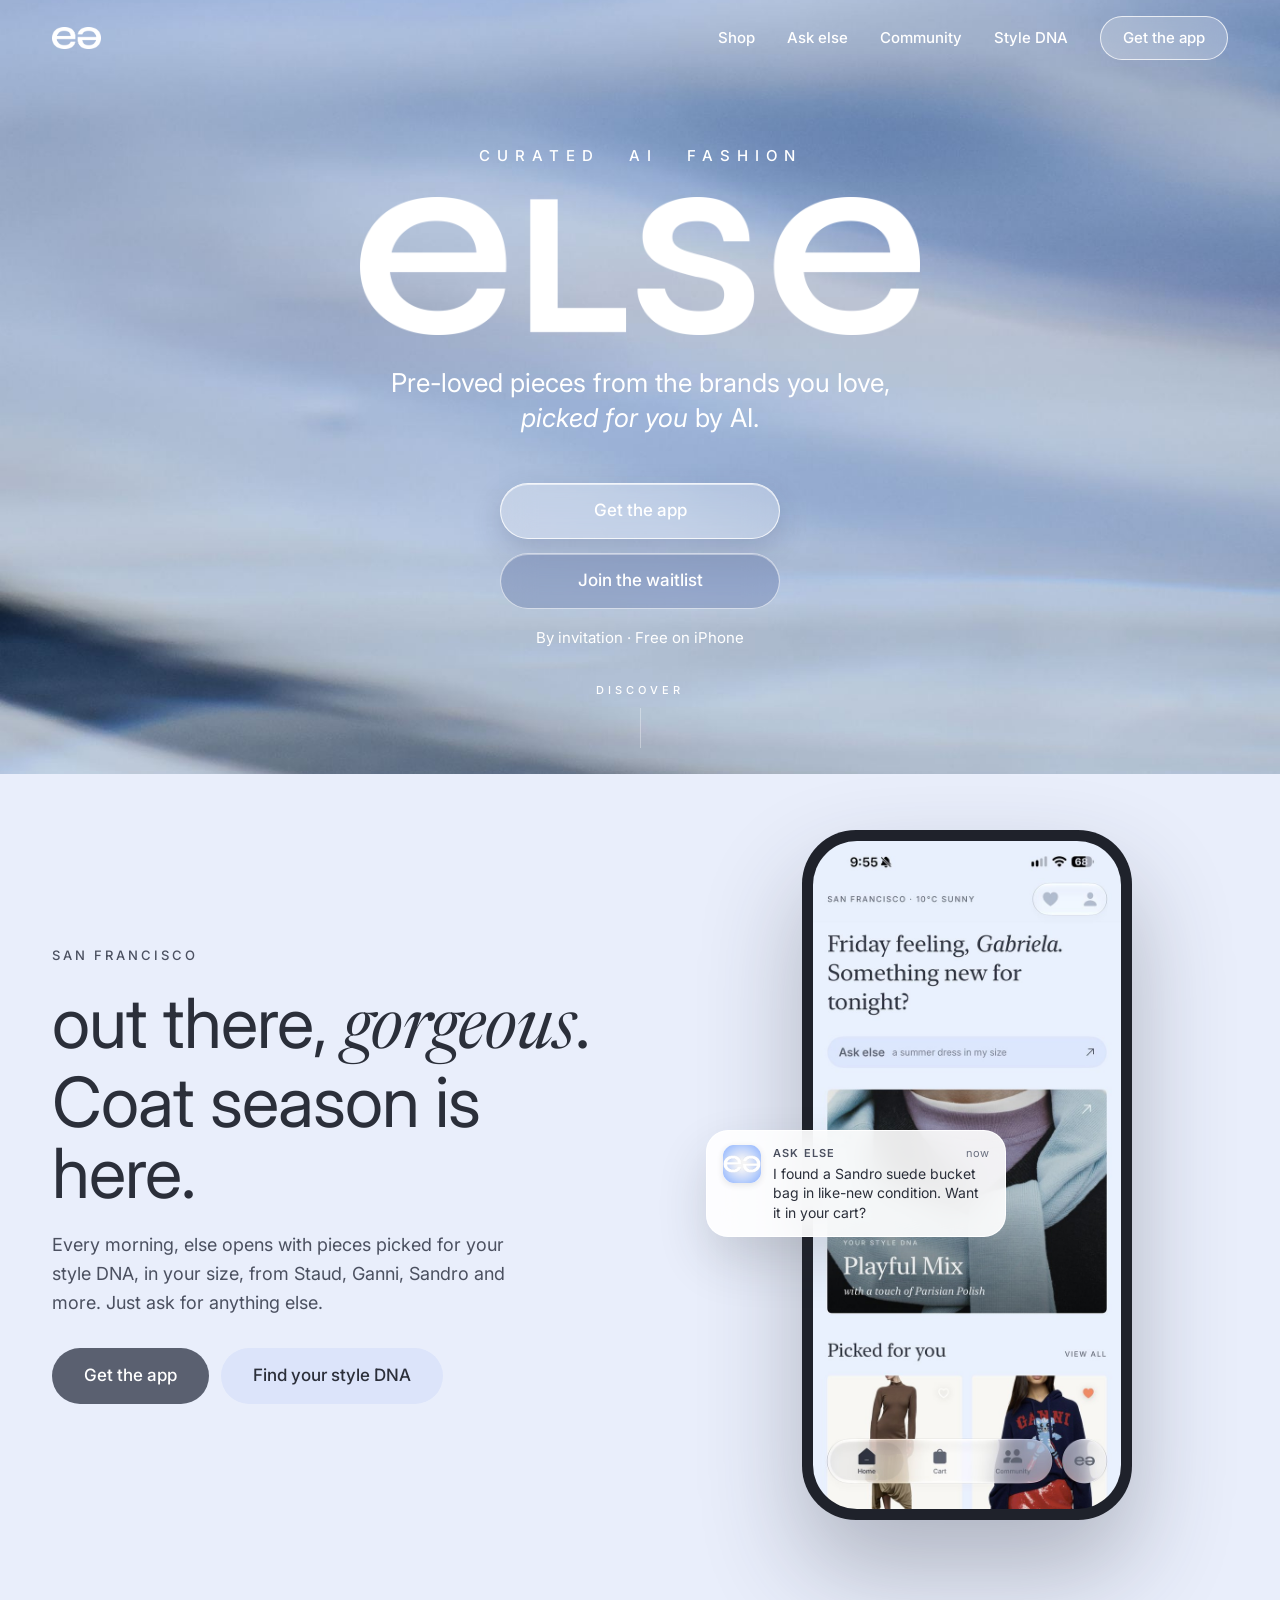
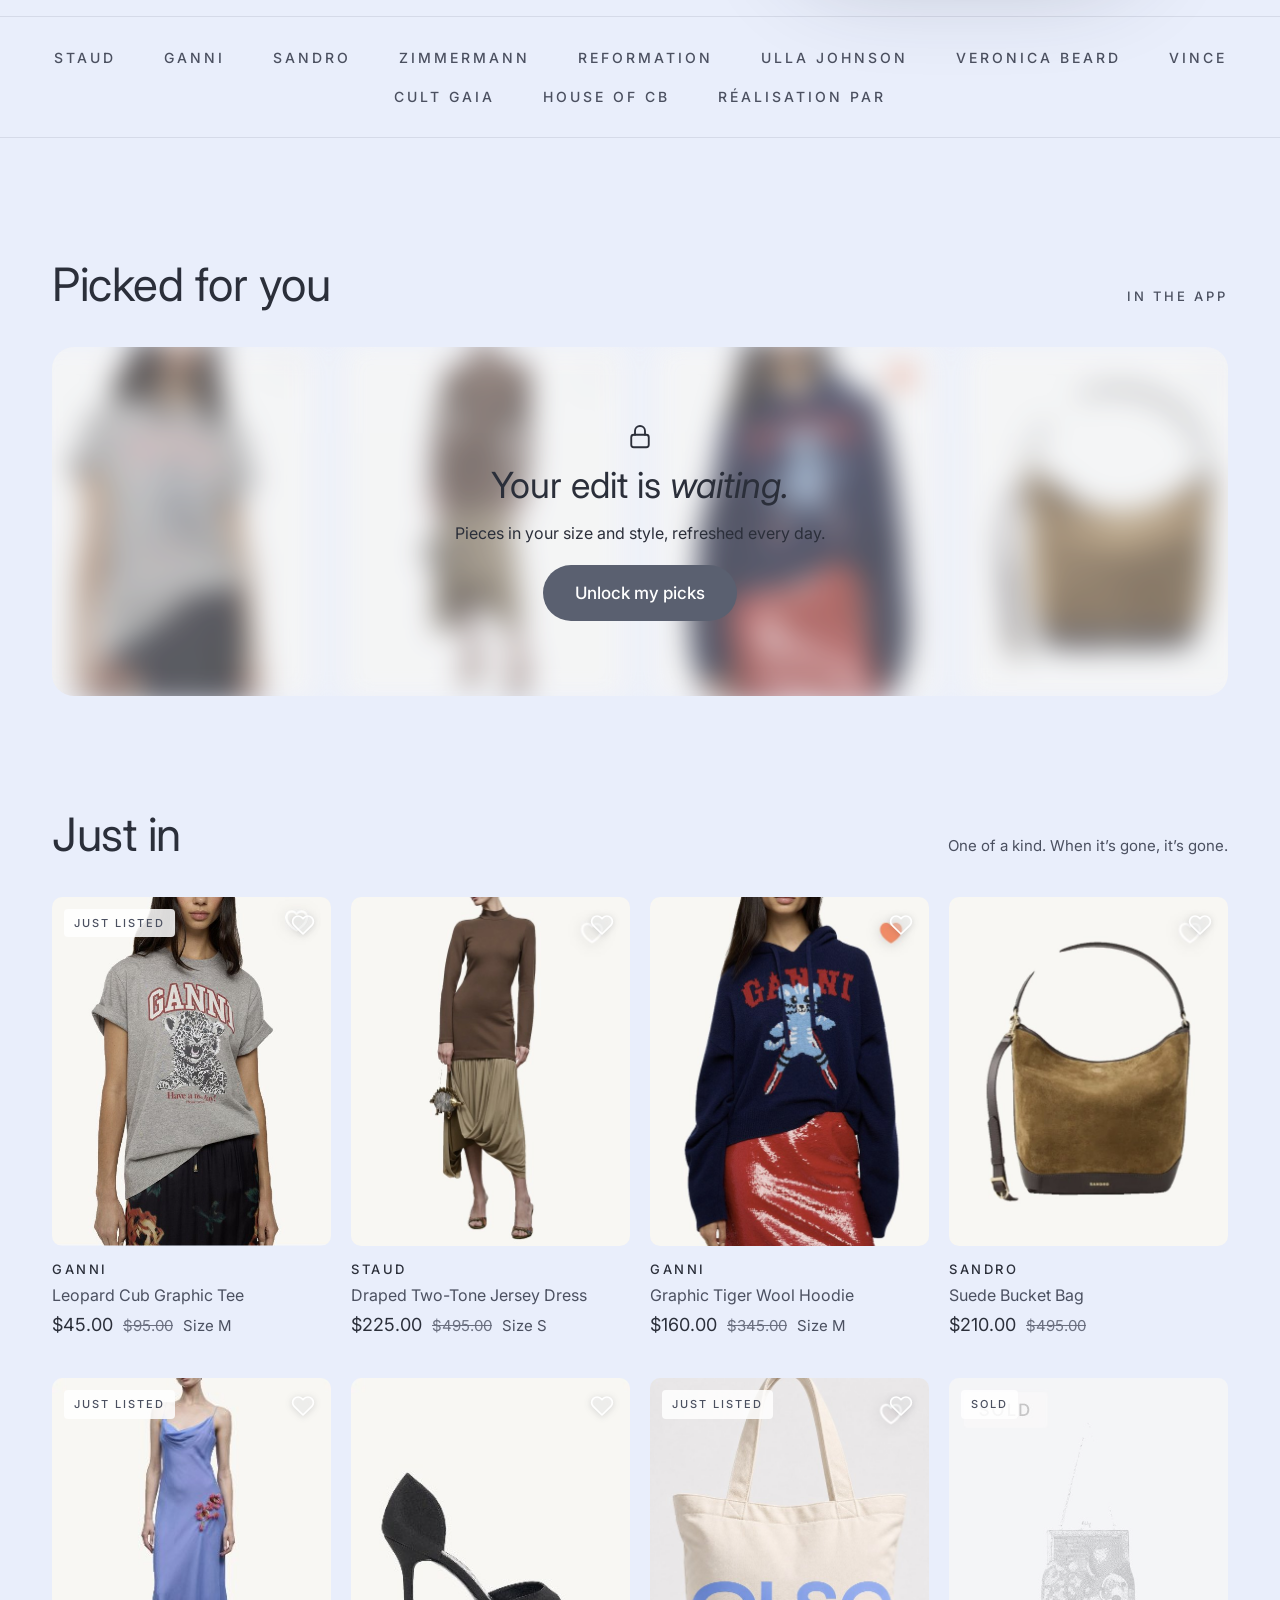
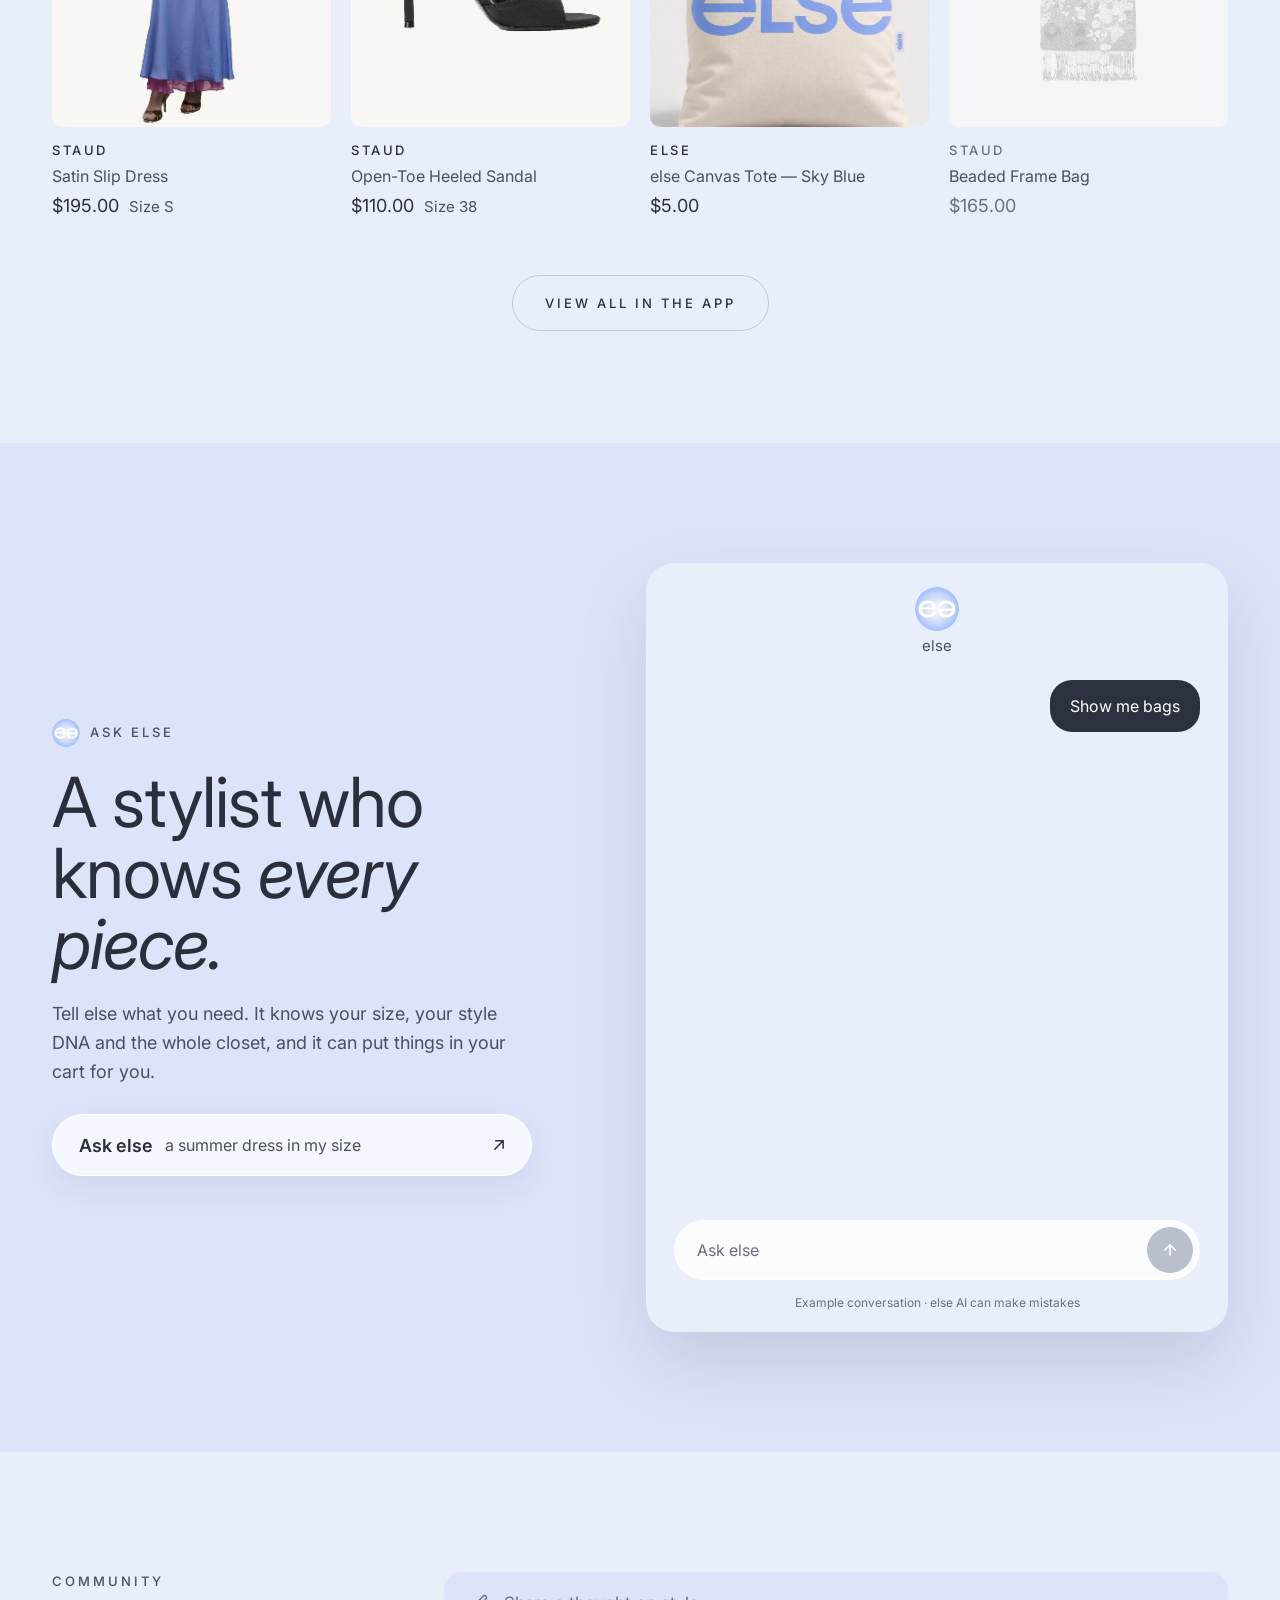
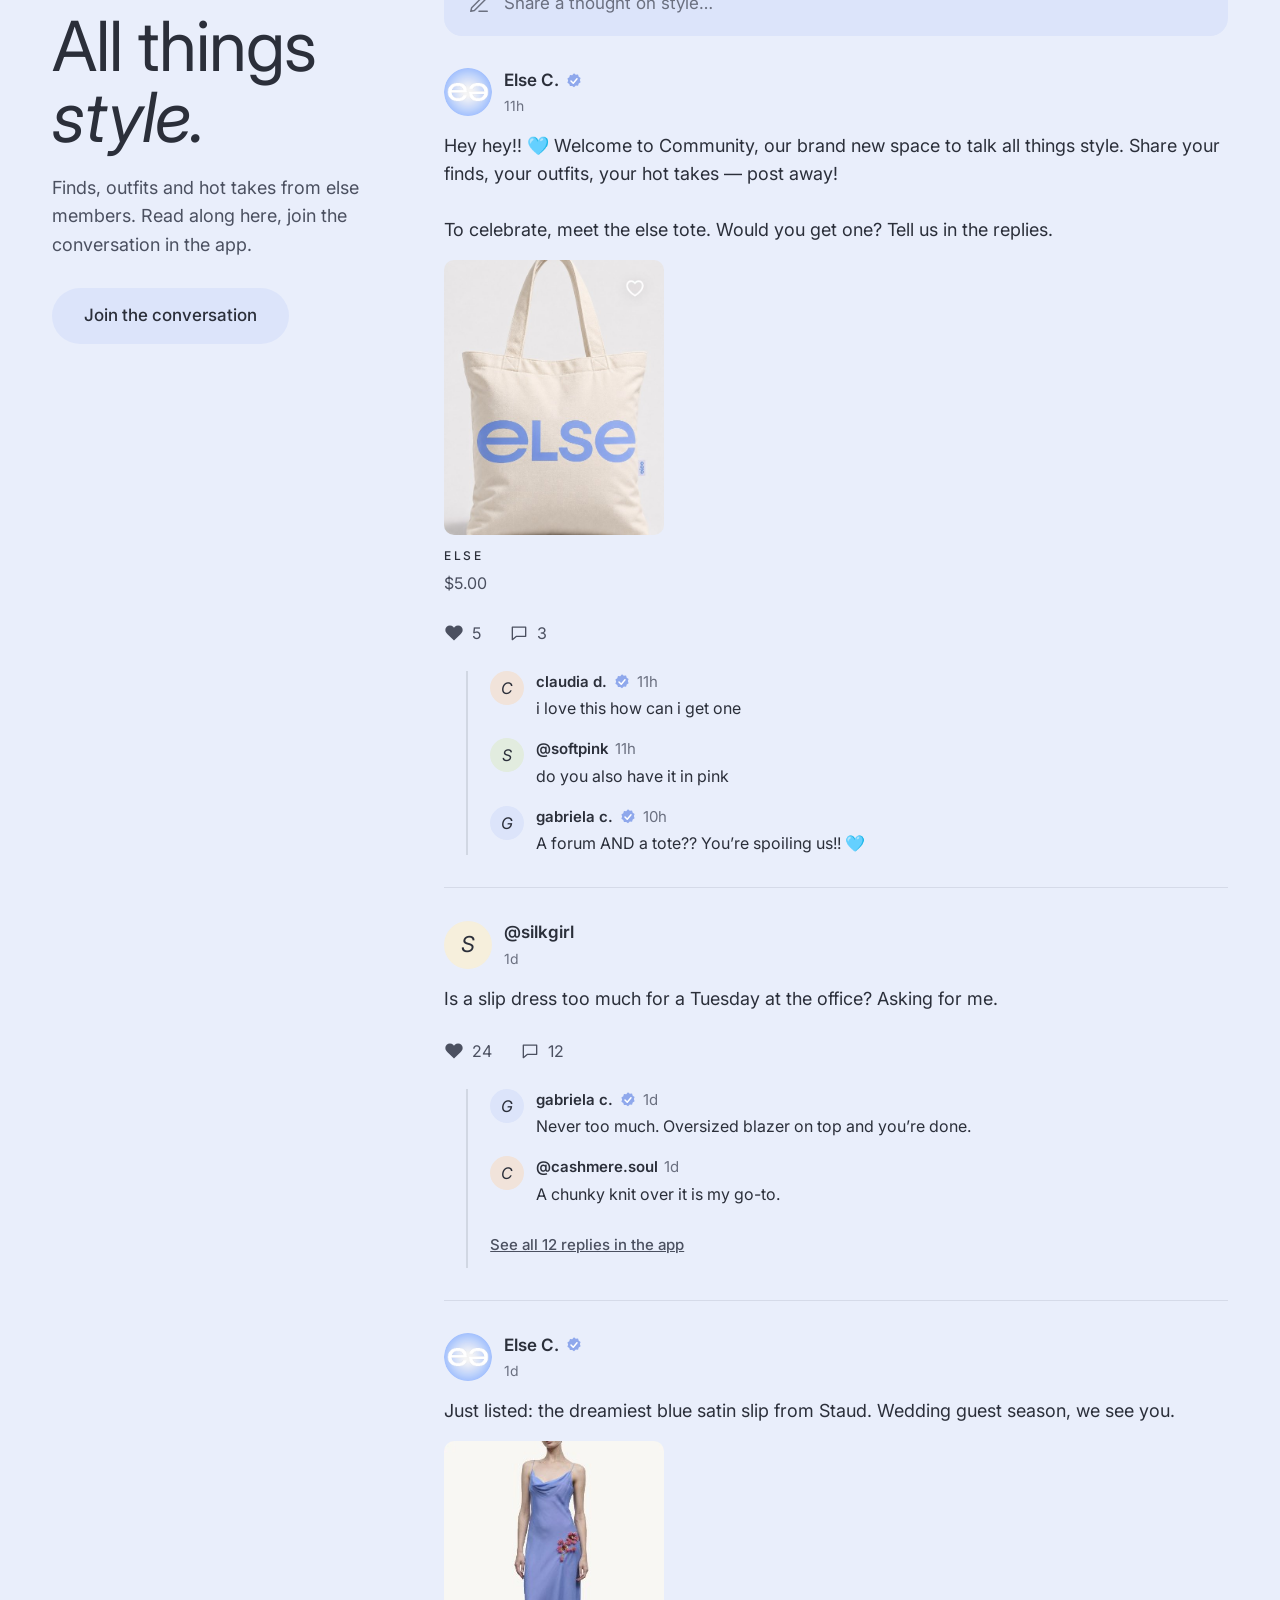
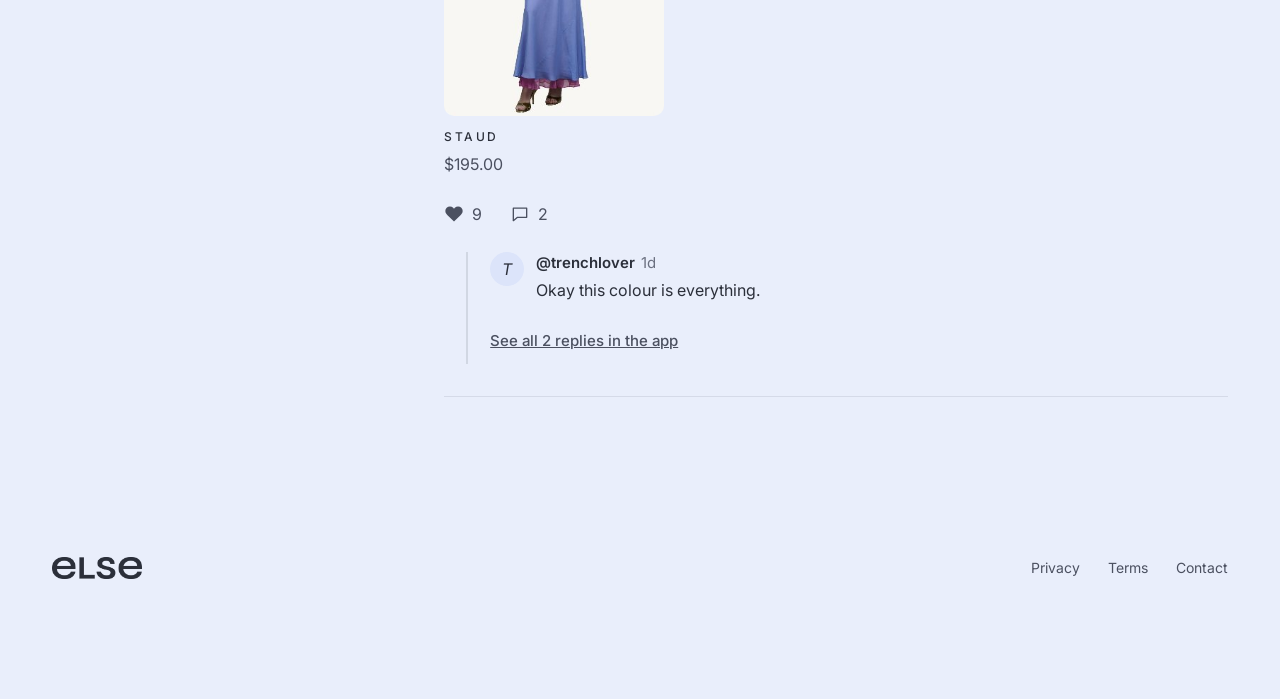
<file: index.html>
<!DOCTYPE html>
<html lang="en">
<head>
  <meta charset="utf-8">
  <meta name="viewport" content="width=device-width, initial-scale=1, viewport-fit=cover">
  <title>else — Curated AI fashion</title>
  <meta name="description" content="Pre-loved pieces from the brands you love, picked for you by AI. Get the else app.">
  <!-- Work in progress: keep this page out of Google until it replaces the current home page -->
  <meta name="robots" content="noindex, nofollow">
  <meta name="theme-color" content="#e9eefb">
  <!-- Preview when the link is shared (WhatsApp, iMessage, Instagram...).
       The image address must be complete: change it to https://elsecompany.com/img/share.jpg at launch. -->
  <meta property="og:type" content="website">
  <meta property="og:site_name" content="else">
  <meta property="og:title" content="else — Curated AI fashion">
  <meta property="og:description" content="Pre-loved pieces from the brands you love, picked for you by AI. By invitation, on iPhone.">
  <meta property="og:url" content="https://elsecompany.github.io/else-shop/">
  <meta property="og:image" content="https://elsecompany.github.io/else-shop/img/share.jpg">
  <meta property="og:image:width" content="1200">
  <meta property="og:image:height" content="630">
  <meta property="og:image:alt" content="else, curated AI fashion">
  <meta name="twitter:card" content="summary_large_image">
  <meta name="twitter:image" content="https://elsecompany.github.io/else-shop/img/share.jpg">
  <link rel="icon" type="image/png" href="img/favicon.png">
  <link rel="apple-touch-icon" href="img/apple-touch-icon.png">

  <link rel="preconnect" href="https://fonts.googleapis.com">
  <link rel="preconnect" href="https://fonts.gstatic.com" crossorigin>
  <link href="https://fonts.googleapis.com/css2?family=Inter:ital,opsz,wght@0,14..32,400;0,14..32,500;0,14..32,600;1,14..32,400;1,14..32,500&family=Newsreader:ital,opsz,wght@1,6..72,400&display=swap" rel="stylesheet">
  <link rel="stylesheet" href="css/else.css">
</head>
<body>

  <!-- ===================================================================
       Fixed header: always visible. Light over the sky photo,
       frosted with dark text once you scroll past it (js/else.js).
       =================================================================== -->
  <header class="site-header" data-site-header>
    <nav class="nav container" aria-label="Main">
      <a class="nav__logo" href="index.html" aria-label="else home">
        <img class="nav__logo-light" src="img/mark-white.png" alt="else" width="532" height="240">
        <img class="nav__logo-dark" src="img/mark-dark.png" alt="" width="532" height="240">
      </a>
      <div class="nav__links">
        <a class="hide-mobile" href="#shop">Shop</a>
        <a href="#ask-else">Ask else</a>
        <a class="hide-mobile" href="#community">Community</a>
        <!-- The Style DNA swipe comes last; until then this opens the popup -->
        <a class="hide-mobile" href="#style-dna" data-get-app="dna">Style DNA</a>
        <button class="btn btn--small nav__cta" type="button" data-get-app>Get the app</button>
      </div>
    </nav>
  </header>

  <!-- ===================================================================
       Hero: same look as the app's welcome screen
       =================================================================== -->
  <section class="hero" data-hero>
    <div class="hero__body">
      <span class="hero__tagline">CURATED AI FASHION</span>
      <h1 class="hero__logo">
        <img src="img/logo-white.png" alt="else" width="1200" height="295">
      </h1>
      <p class="hero__lead">Pre-loved pieces from the brands you love, <em>picked for you</em> by AI.</p>
      <div class="hero__actions">
        <button class="btn btn--glass" type="button" data-get-app>Get the app</button>
        <a class="btn btn--glass-deep" href="https://elsecompany.com/" data-waitlist-link>Join the waitlist</a>
        <span class="hero__note">By invitation · Free on iPhone</span>
      </div>
    </div>
    <!-- Tells people there is more below; fades away once they scroll -->
    <a class="scroll-cue" href="#discover" data-scroll-cue>
      <span>Discover</span>
      <span class="scroll-cue__line" aria-hidden="true"></span>
    </a>
  </section>

  <main>

    <!-- =================================================================
         App preview: greeting + iPhone showing the app's Home
         ================================================================= -->
    <section class="preview container" id="discover" aria-labelledby="preview-title" data-track-section="preview">
      <div class="preview__text" data-greeting>
        <span class="eyebrow" data-greeting-label>San Francisco</span>
        <h2 class="display preview__title" id="preview-title" data-greeting-title>Hello, <em>gorgeous.</em> Your closet missed you.</h2>
        <p class="lead">Every morning, else opens with pieces picked for your style DNA, in your size, from Staud, Ganni, Sandro and more. Just ask for anything else.</p>
        <div class="preview__actions">
          <button class="btn btn--primary" type="button" data-get-app>Get the app</button>
          <!-- Opens the popup until the Style DNA swipe is built -->
          <button class="btn btn--soft" type="button" data-get-app="dna">Find your style DNA</button>
        </div>
      </div>

      <div class="preview__visual">
        <!-- Static picture of the app: it shows what the app looks like, not live data -->
        <div class="phone">
          <img class="phone__screenshot" src="img/app-home.jpg" alt="The else app Home screen: a personal greeting, Ask else, your style DNA and pieces picked for you" width="660" height="1430">
        </div>
        <!-- Notifications from else, like the ones in the app (js/else.js) -->
        <div class="notifs" data-notifs aria-hidden="true"></div>
      </div>
    </section>

    <!-- =================================================================
         Brands (from the admin's brand list)
         ================================================================= -->
    <section class="brands" aria-label="Brands on else" data-track-section="brands">
      <ul class="brands__list container" data-brands></ul>
    </section>

    <!-- =================================================================
         Shop: "Picked for you" (locked, it lives in the app) + "Just in"
         ================================================================= -->
    <section class="shop container" id="shop" aria-labelledby="picked-title" data-track-section="shop">
      <div class="shop__head">
        <h2 class="shop__title" id="picked-title">Picked for you</h2>
        <span class="eyebrow">In the app</span>
      </div>
      <div class="locked">
        <div class="locked__grid" data-locked-items aria-hidden="true"></div>
        <div class="locked__overlay">
          <svg width="30" height="30" viewBox="0 0 24 24" fill="none" stroke="currentColor" stroke-width="1.5" stroke-linecap="round" stroke-linejoin="round" aria-hidden="true"><rect x="5" y="11" width="14" height="10" rx="2"/><path d="M8 11V8a4 4 0 0 1 8 0v3"/></svg>
          <p class="locked__title">Your edit is <em>waiting.</em></p>
          <p class="locked__text">Pieces in your size and style, refreshed every day.</p>
          <button class="btn btn--primary" type="button" data-get-app="picks">Unlock my picks</button>
        </div>
      </div>

      <div class="shop__head shop__head--just-in">
        <h2 class="shop__title">Just in</h2>
        <span class="shop__note">One of a kind. When it’s gone, it’s gone.</span>
      </div>
      <div class="items" data-items></div>
      <div class="shop__more">
        <button class="btn btn--outline" type="button" data-get-app="shop">View all in the app</button>
      </div>
    </section>

    <!-- =================================================================
         Ask else: showcase conversation, played like a real chat
         ================================================================= -->
    <section class="ask" id="ask-else" aria-labelledby="ask-title" data-track-section="ask-else">
      <div class="ask__inner container">
        <div class="ask__text">
          <span class="eyebrow ask__eyebrow"><img src="img/mark.png" alt="" width="28" height="28">Ask else</span>
          <h2 class="display" id="ask-title">A stylist who knows <em>every piece.</em></h2>
          <p class="lead">Tell else what you need. It knows your size, your style DNA and the whole closet, and it can put things in your cart for you.</p>
          <!-- Same "Ask else" bar as the app's Home. It opens the "Get the app" popup. -->
          <button class="ask-bar" type="button" data-get-app="ask" aria-label="Ask else, in the app">
            <span class="ask-bar__label">Ask else</span>
            <span class="ask-bar__hint" data-ask-hint>a summer dress in my size</span>
            <svg class="ask-bar__arrow" width="20" height="20" viewBox="0 0 24 24" fill="none" stroke="currentColor" stroke-width="1.8" stroke-linecap="round" stroke-linejoin="round" aria-hidden="true"><path d="M7 17L17 7M8 7h9v9"/></svg>
          </button>
        </div>

        <div class="chat" aria-label="Example conversation with else">
          <div class="chat__header">
            <img src="img/mark.png" alt="" width="44" height="44">
            <span>else</span>
          </div>
          <div class="chat__messages" data-ask-else aria-live="off"></div>
          <button class="chat__input" type="button" data-get-app="ask">
            <span>Ask else</span>
            <span class="chat__send" aria-hidden="true">
              <svg width="18" height="18" viewBox="0 0 24 24" fill="none" stroke="#ffffff" stroke-width="2.2" stroke-linecap="round" stroke-linejoin="round"><path d="M12 19V5M5 12l7-7 7 7"/></svg>
            </span>
          </button>
          <span class="chat__note">Example conversation · else AI can make mistakes</span>
        </div>
      </div>
    </section>

    <!-- =================================================================
         Community: real posts the team marks "Show on web" in the admin
         ================================================================= -->
    <section class="community container" id="community" aria-labelledby="community-title" data-track-section="community">
      <div class="community__intro">
        <span class="eyebrow">Community</span>
        <h2 class="display" id="community-title">All things <em>style.</em></h2>
        <p class="lead">Finds, outfits and hot takes from else members. Read along here, join the conversation in the app.</p>
        <button class="btn btn--soft community__cta" type="button" data-get-app="community">Join the conversation</button>
      </div>

      <div class="community__feed">
        <button class="community__compose" type="button" data-get-app="community">
          <svg width="22" height="22" viewBox="0 0 24 24" fill="none" stroke="currentColor" stroke-width="1.6" stroke-linecap="round" stroke-linejoin="round" aria-hidden="true"><path d="M12 20h9"/><path d="M16.5 3.5a2.1 2.1 0 0 1 3 3L7 19l-4 1 1-4z"/></svg>
          Share a thought on style…
        </button>
        <div data-posts></div>
      </div>
    </section>

    <!-- Last step: the Style DNA swipe. -->
  </main>

  <footer class="footer container">
    <img src="img/logo-dark.png" alt="else" width="1200" height="295">
    <div class="footer__links">
      <a href="https://elsecompany.com/privacy.html">Privacy</a>
      <a href="https://elsecompany.com/legal.html">Terms</a>
      <a href="mailto:else@elsecompany.com">Contact</a>
    </div>
  </footer>

  <!-- ===================================================================
       Sticky bar on phones
       =================================================================== -->
  <div class="app-bar" role="complementary" aria-label="Get the app">
    <img src="img/logo-dark.png" alt="else" width="1200" height="295">
    <span>Better in the app</span>
    <button class="btn btn--primary btn--small" type="button" data-get-app>Get it</button>
  </div>

  <!-- ===================================================================
       "Get the app" popup. Opened by any element with data-get-app.
       =================================================================== -->
  <div class="get-app" id="get-app" role="dialog" aria-modal="true" aria-labelledby="get-app-title" aria-hidden="true">
    <div class="get-app__card">
      <div class="get-app__top">
        <span>CURATED AI FASHION</span>
        <img src="img/logo-white.png" alt="else" width="1200" height="295">
      </div>
      <button class="get-app__close" type="button" aria-label="Close" data-close-app-popup>
        <svg width="16" height="16" viewBox="0 0 24 24" fill="none" stroke="#ffffff" stroke-width="2" stroke-linecap="round" aria-hidden="true"><path d="M6 6l12 12M18 6L6 18"/></svg>
      </button>

      <div class="get-app__body">
        <h2 class="get-app__title" id="get-app-title" data-get-app-title>Psst… this one’s better <em>in the app.</em></h2>
        <p class="get-app__text" data-get-app-text>Save what you love, make offers, ask your stylist and get your full style DNA.</p>

        <!-- Shown once CONFIG.appStoreUrl is set in js/else.js -->
        <div data-when-live hidden>
          <div class="get-app__qr only-desktop">
            <img data-qr-src="img/app-store-qr.svg" alt="QR code to download else on the App Store">
            <div class="get-app__qr-label">
              <span class="eyebrow">Scan to download</span>
              <span>Point your iPhone<br>camera here</span>
            </div>
          </div>
          <a class="btn btn--primary get-app__store only-mobile" href="#" data-app-store-link>Download on the App Store</a>
        </div>

        <!-- Shown while the app is not on the App Store yet -->
        <div data-when-not-live>
          <p class="get-app__text"><strong>Coming soon to the App Store.</strong></p>
        </div>

        <p class="get-app__footer">No invitation yet? <a href="https://elsecompany.com/" data-waitlist-link>Join the waitlist</a></p>
      </div>
    </div>
  </div>

  <!-- Sample data until the backend is connected (see apiBaseUrl in js/else.js) -->
  <script src="js/data.js"></script>
  <script src="js/else.js"></script>
</body>
</html>
</file>
<file: css/else.css>
/* ==========================================================================
   else — website styles
   Design tokens mirror the iOS app: lavender background, slate buttons,
   glass pills, Inter everywhere (Newsreader italic only for the greeting name).
   ========================================================================== */

:root {
  /* Colors */
  --bg: #e9eefb;
  --bg-soft: #dce4fa;
  --ink: #2b2f3a;
  --ink-muted: #4b5060;
  --ink-faint: #6b7080;
  --slate: #5a6070;
  --chat-dark: #2c3140;
  --tile: #f8f7f4;
  --love: #ee7b4f;
  --line: rgba(43, 47, 58, 0.1);

  /* Type */
  --font-sans: "Inter", -apple-system, BlinkMacSystemFont, "Segoe UI", Roboto, Helvetica, Arial, sans-serif;
  --font-serif: "Newsreader", Georgia, "Times New Roman", serif;

  /* Layout */
  --max-width: 1240px;
  --gutter: 32px;
  --radius-tile: 10px;
  --radius-card: 22px;
}

*,
*::before,
*::after {
  box-sizing: border-box;
}

html {
  -webkit-text-size-adjust: 100%;
  scroll-behavior: smooth;
}

body {
  margin: 0;
  background: var(--bg);
  color: var(--ink);
  font-family: var(--font-sans);
  font-size: 16px;
  line-height: 1.5;
  -webkit-font-smoothing: antialiased;
}

img {
  max-width: 100%;
  display: block;
}

a {
  color: inherit;
  text-decoration: none;
}

button {
  font: inherit;
  color: inherit;
}

:focus-visible {
  outline: 2px solid var(--slate);
  outline-offset: 3px;
}

.container {
  max-width: var(--max-width);
  margin: 0 auto;
  padding: 0 var(--gutter);
}

/* --------------------------------------------------------------------------
   Typography helpers
   -------------------------------------------------------------------------- */

.eyebrow {
  font-size: 13px;
  font-weight: 500;
  letter-spacing: 3px;
  text-transform: uppercase;
  color: var(--ink-muted);
}

.serif {
  font-family: var(--font-sans);
  font-weight: 400;
}

.serif em,
.serif i {
  font-style: italic;
}

.display {
  margin: 0;
  font-family: var(--font-sans);
  font-weight: 400;
  font-size: clamp(44px, 5.4vw, 72px);
  line-height: 1.03;
  letter-spacing: -1px;
}

.lead {
  margin: 0;
  max-width: 470px;
  font-size: 18px;
  line-height: 1.6;
  color: var(--ink-muted);
}

/* --------------------------------------------------------------------------
   Buttons
   -------------------------------------------------------------------------- */

.btn {
  display: inline-flex;
  align-items: center;
  justify-content: center;
  min-height: 56px;
  padding: 0 32px;
  border: 0;
  border-radius: 999px;
  font-size: 17px;
  font-weight: 500;
  cursor: pointer;
  transition: transform 0.15s ease, background-color 0.2s ease, opacity 0.2s ease;
}

.btn:active {
  transform: scale(0.98);
}

.btn--primary {
  background: var(--slate);
  color: #ffffff;
}

.btn--primary:hover {
  background: #4c5262;
}

.btn--soft {
  background: var(--bg-soft);
  color: var(--ink);
}

.btn--soft:hover {
  background: #d0daf7;
}

/* Glass buttons, used on top of the sky photo (same look as the app's welcome screen) */
.btn--glass {
  width: 280px;
  border: 1px solid rgba(255, 255, 255, 0.8);
  background: rgba(255, 255, 255, 0.26);
  color: #ffffff;
  -webkit-backdrop-filter: blur(16px);
  backdrop-filter: blur(16px);
  box-shadow: inset 0 1px 0 rgba(255, 255, 255, 0.6), 0 10px 30px rgba(30, 40, 70, 0.18);
}

.btn--glass:hover {
  background: rgba(255, 255, 255, 0.34);
}

.btn--glass-deep {
  width: 280px;
  border: 1px solid rgba(255, 255, 255, 0.6);
  background: rgba(90, 110, 160, 0.35);
  color: #ffffff;
  -webkit-backdrop-filter: blur(16px);
  backdrop-filter: blur(16px);
  box-shadow: inset 0 1px 0 rgba(255, 255, 255, 0.4);
}

.btn--glass-deep:hover {
  background: rgba(90, 110, 160, 0.45);
}

.btn--outline {
  border: 1px solid rgba(43, 47, 58, 0.2);
  background: transparent;
  color: var(--ink);
  font-size: 13px;
  letter-spacing: 3px;
  text-transform: uppercase;
}

.btn--outline:hover {
  background: rgba(255, 255, 255, 0.5);
}

.btn--small {
  min-height: 44px;
  padding: 0 22px;
  font-size: 15px;
}

/* --------------------------------------------------------------------------
   Fixed header
   -------------------------------------------------------------------------- */

.site-header {
  position: fixed;
  top: 0;
  left: 0;
  right: 0;
  z-index: 60;
  color: #ffffff;
  transition: background-color 0.3s ease, color 0.3s ease, box-shadow 0.3s ease;
}

/* Home: the menu belongs to the sky photo and scrolls away with it */
.site-header.is-home {
  position: absolute;
}

.site-header.is-home.is-solid {
  position: fixed;
  animation: header-in 0.3s ease both;
}

@keyframes header-in {
  from {
    transform: translateY(-100%);
  }
  to {
    transform: none;
  }
}

.site-header.is-solid {
  color: var(--ink);
  background: rgba(233, 238, 251, 0.82);
  -webkit-backdrop-filter: blur(18px);
  backdrop-filter: blur(18px);
  box-shadow: 0 1px 0 var(--line);
}

.nav {
  display: flex;
  align-items: center;
  justify-content: space-between;
  gap: 16px;
  height: 76px;
}

.nav__logo {
  display: flex;
  align-items: center;
  min-height: 44px;
}

.nav__logo img {
  height: 22px;
  width: auto;
}

.nav__logo-dark,
.site-header.is-solid .nav__logo-light {
  display: none;
}

.site-header.is-solid .nav__logo-dark {
  display: block;
}

.nav__links {
  display: flex;
  align-items: center;
  gap: 32px;
  font-size: 15px;
  font-weight: 500;
}

.nav__links a {
  display: inline-flex;
  align-items: center;
  min-height: 44px;
  white-space: nowrap;
}

.nav__cta {
  white-space: nowrap;
}

.nav__links a:hover {
  opacity: 0.7;
}

.nav__cta {
  border: 1px solid rgba(255, 255, 255, 0.75);
  background: rgba(255, 255, 255, 0.22);
  color: #ffffff;
  -webkit-backdrop-filter: blur(14px);
  backdrop-filter: blur(14px);
}

.site-header.is-solid .nav__cta {
  border-color: transparent;
  background: var(--slate);
  color: #ffffff;
}

/* Anchored sections stop below the fixed header */
section[id] {
  scroll-margin-top: 76px;
}

/* --------------------------------------------------------------------------
   Hero (mirrors the app's welcome screen)
   -------------------------------------------------------------------------- */

.hero {
  position: relative;
  /* A little less than the screen, so the next section peeks out at the bottom */
  min-height: 86vh;
  min-height: 86svh;
  display: flex;
  flex-direction: column;
  background-color: #6d7a98;
  background-image: url("../img/sky.jpg");
  background-size: cover;
  background-position: center;
  color: #ffffff;
}

.hero__body {
  flex: 1;
  display: flex;
  flex-direction: column;
  align-items: center;
  justify-content: center;
  gap: 30px;
  padding: 116px 24px 96px;
  text-align: center;
}

.hero__tagline {
  font-size: 15px;
  font-weight: 500;
  letter-spacing: 7px;
  word-spacing: 18px;
}

.hero__logo {
  margin: 0;
}

.hero__logo img {
  width: min(560px, 78vw);
  height: auto;
}

.hero__lead {
  margin: 0;
  max-width: 520px;
  font-family: var(--font-sans);
  font-size: 26px;
  line-height: 1.35;
}

/* "Discover" cue at the bottom of the sky photo */
.scroll-cue {
  position: absolute;
  left: 50%;
  bottom: 22px;
  transform: translateX(-50%);
  display: flex;
  flex-direction: column;
  align-items: center;
  gap: 10px;
  min-width: 44px;
  min-height: 44px;
  padding: 4px 12px;
  color: #ffffff;
  font-size: 11px;
  font-weight: 500;
  letter-spacing: 4px;
  text-transform: uppercase;
  transition: opacity 0.4s ease;
}

.scroll-cue__line {
  position: relative;
  width: 1px;
  height: 40px;
  overflow: hidden;
  background: rgba(255, 255, 255, 0.35);
}

.scroll-cue__line::after {
  content: "";
  position: absolute;
  left: 0;
  top: -40%;
  width: 1px;
  height: 40%;
  background: #ffffff;
  animation: scroll-cue 1.8s ease-in-out infinite;
}

@keyframes scroll-cue {
  0% {
    top: -40%;
  }
  100% {
    top: 100%;
  }
}

.scroll-cue.is-hidden {
  opacity: 0;
  pointer-events: none;
}

.hero__actions {
  display: flex;
  flex-direction: column;
  align-items: center;
  gap: 14px;
  margin-top: 18px;
}

.hero__note {
  margin-top: 4px;
  font-size: 15px;
}

/* --------------------------------------------------------------------------
   App preview (greeting + phone)
   -------------------------------------------------------------------------- */

.preview {
  display: flex;
  flex-wrap: wrap;
  align-items: center;
  gap: 72px;
  padding-top: 56px;
  padding-bottom: 96px;
}

.preview__text {
  flex: 1 1 440px;
  display: flex;
  flex-direction: column;
  gap: 22px;
}

.preview__title,
.preview__text .eyebrow {
  transition: opacity 0.3s ease;
}

.preview__text.is-changing .preview__title,
.preview__text.is-changing .eyebrow {
  opacity: 0;
}

.preview__actions {
  display: flex;
  flex-wrap: wrap;
  gap: 12px;
  margin-top: 8px;
}

.preview__visual {
  flex: 1 1 380px;
  position: relative;
  display: flex;
  justify-content: center;
}

/* Notifications from else, stacked like iOS notifications */
.notifs {
  position: absolute;
  top: 300px;
  left: 0;
  width: 300px;
  height: 320px;
  pointer-events: none;
}

.notif {
  position: absolute;
  left: 0;
  right: 0;
  top: 0;
  display: flex;
  gap: 12px;
  padding: 14px 16px;
  border-radius: 22px;
  border: 1px solid rgba(255, 255, 255, 0.95);
  background: rgba(255, 255, 255, 0.9);
  -webkit-backdrop-filter: blur(18px);
  backdrop-filter: blur(18px);
  box-shadow: 0 24px 50px rgba(43, 47, 58, 0.16);
  transition: transform 0.6s cubic-bezier(0.2, 0.8, 0.2, 1), opacity 0.6s ease;
}

.notif__icon {
  flex: none;
  width: 38px;
  height: 38px;
  border-radius: 10px;
  overflow: hidden;
  box-shadow: 0 2px 6px rgba(43, 47, 58, 0.12);
}

.notif__icon img {
  width: 100%;
  height: 100%;
  object-fit: cover;
  transform: scale(1.15);
}

.notif__body {
  flex: 1;
  min-width: 0;
  display: flex;
  flex-direction: column;
  gap: 2px;
}

.notif__head {
  display: flex;
  justify-content: space-between;
  gap: 8px;
  font-size: 11px;
  font-weight: 600;
  letter-spacing: 1.2px;
  text-transform: uppercase;
  color: var(--ink-muted);
}

.notif__time {
  font-weight: 400;
  letter-spacing: 0;
  text-transform: none;
  color: var(--ink-faint);
}

.notif__text {
  font-size: 14px;
  line-height: 1.4;
  color: var(--ink);
}

/* Positions in the stack: newest on top, older ones slide down and fade */
.notif[data-pos="enter"] {
  opacity: 0;
  transform: translateY(-24px) scale(0.96);
}

.notif[data-pos="0"] {
  opacity: 1;
  transform: none;
  z-index: 3;
}

.notif[data-pos="1"] {
  opacity: 0.85;
  transform: translateY(104px) scale(0.97);
  z-index: 2;
}

.notif[data-pos="2"] {
  opacity: 0.35;
  transform: translateY(196px) scale(0.94);
  z-index: 1;
}

.notif[data-pos="leave"] {
  opacity: 0;
  transform: translateY(240px) scale(0.9);
}


/* Phone frame */
.phone {
  width: 330px;
  height: 690px;
  padding: 11px;
  border-radius: 54px;
  background: #1f222b;
  box-shadow: 0 50px 100px rgba(43, 47, 58, 0.3);
}

.phone__screenshot {
  width: 100%;
  height: 100%;
  object-fit: cover;
  object-position: top;
  border-radius: 44px;
}

/* --------------------------------------------------------------------------
   Brands strip
   -------------------------------------------------------------------------- */

.brands {
  border-top: 1px solid var(--line);
  border-bottom: 1px solid var(--line);
}

.brands__list {
  list-style: none;
  margin: 0 auto;
  padding-top: 30px;
  padding-bottom: 30px;
  display: flex;
  flex-wrap: wrap;
  justify-content: center;
  gap: 18px 48px;
}

.brands__item {
  font-size: 14px;
  font-weight: 500;
  letter-spacing: 3px;
  text-transform: uppercase;
  color: var(--ink-muted);
}

/* --------------------------------------------------------------------------
   Shop: Picked for you (locked) + Just in
   -------------------------------------------------------------------------- */

.shop {
  padding-top: 112px;
  padding-bottom: 112px;
}

.shop__head {
  display: flex;
  flex-wrap: wrap;
  align-items: baseline;
  justify-content: space-between;
  gap: 12px;
  margin-bottom: 28px;
}

.shop__head--just-in {
  margin-top: 104px;
}

.shop__title {
  margin: 0;
  font-family: var(--font-sans);
  font-weight: 400;
  font-size: 46px;
  letter-spacing: -0.5px;
}

.shop__note {
  font-size: 15px;
  color: var(--ink-muted);
}

.shop__more {
  display: flex;
  justify-content: center;
  margin-top: 56px;
}

/* Locked "Picked for you" */
.locked {
  position: relative;
  border-radius: var(--radius-card);
  overflow: hidden;
}

.locked__grid {
  display: grid;
  grid-template-columns: repeat(4, minmax(0, 1fr));
  gap: 20px;
  filter: blur(14px);
  transform: scale(1.04);
  opacity: 0.9;
}

.locked__grid img {
  width: 100%;
  aspect-ratio: 4 / 5;
  object-fit: cover;
  border-radius: var(--radius-tile);
  background: var(--tile);
}

.locked__overlay {
  position: absolute;
  inset: 0;
  display: flex;
  flex-direction: column;
  align-items: center;
  justify-content: center;
  gap: 14px;
  padding: 24px;
  text-align: center;
  background: rgba(233, 238, 251, 0.25);
}

.locked__title {
  margin: 0;
  font-family: var(--font-sans);
  font-size: 36px;
  line-height: 1.15;
}

.locked__text {
  margin: 0 0 6px;
  max-width: 400px;
  font-size: 16px;
  line-height: 1.55;
}

/* Item cards, like the app's grid */
.items {
  display: grid;
  grid-template-columns: repeat(auto-fill, minmax(240px, 1fr));
  gap: 40px 20px;
}

.item {
  position: relative;
}

.item__link {
  color: inherit;
  display: flex;
  flex-direction: column;
  gap: 14px;
  width: 100%;
  padding: 0;
  border: 0;
  background: none;
  text-align: left;
  cursor: pointer;
}

.item__photo {
  position: relative;
  aspect-ratio: 4 / 5;
  border-radius: var(--radius-tile);
  overflow: hidden;
  background: var(--tile);
}

.item__photo img {
  width: 100%;
  height: 100%;
  object-fit: cover;
  transition: transform 0.4s ease;
}

.item__link:hover .item__photo img {
  transform: scale(1.03);
}

.item__badge {
  position: absolute;
  top: 12px;
  left: 12px;
  padding: 6px 10px;
  border-radius: 4px;
  background: rgba(255, 255, 255, 0.85);
  font-size: 11px;
  font-weight: 500;
  letter-spacing: 2px;
  text-transform: uppercase;
  color: var(--ink-muted);
}

.item__info {
  display: flex;
  flex-direction: column;
  gap: 4px;
}

.item__brand {
  font-size: 13px;
  font-weight: 500;
  letter-spacing: 2.5px;
  text-transform: uppercase;
}

.item__title {
  font-size: 16px;
  color: var(--ink-muted);
}

.item__price {
  display: flex;
  flex-wrap: wrap;
  align-items: baseline;
  gap: 10px;
  font-size: 18px;
}

.item__retail {
  font-size: 15px;
  color: var(--ink-faint);
  text-decoration: line-through;
}

.item__size {
  font-size: 15px;
  color: var(--ink-muted);
}

.item--sold .item__photo img {
  opacity: 0.5;
}

.item--sold .item__info {
  color: var(--ink-faint);
}

.item__love {
  position: absolute;
  top: 6px;
  right: 6px;
  width: 44px;
  height: 44px;
  display: flex;
  align-items: center;
  justify-content: center;
  padding: 0;
  border: 0;
  background: none;
  color: #ffffff;
  cursor: pointer;
  filter: drop-shadow(0 1px 3px rgba(43, 47, 58, 0.25));
}

/* --------------------------------------------------------------------------
   Item page (item.html)
   -------------------------------------------------------------------------- */

.product {
  padding-top: 100px;
  padding-bottom: 104px;
}

.product__back {
  display: inline-flex;
  align-items: center;
  gap: 8px;
  min-height: 44px;
  font-size: 13px;
  font-weight: 500;
  letter-spacing: 2.5px;
  text-transform: uppercase;
  color: var(--ink-muted);
}

.product__main {
  display: flex;
  flex-wrap: wrap;
  gap: 64px;
  margin-top: 16px;
}

.product__main[hidden] {
  display: none;
}

.product__gallery {
  flex: 1 1 520px;
  min-width: 0;
  display: flex;
  flex-direction: column;
  gap: 12px;
}

.product__photo {
  position: relative;
  aspect-ratio: 4 / 5;
  border-radius: 14px;
  overflow: hidden;
  background: var(--tile);
}

.product__photo img {
  width: 100%;
  height: 100%;
  object-fit: cover;
}

.product__photo-actions {
  position: absolute;
  top: 18px;
  right: 18px;
  display: flex;
  gap: 4px;
  padding: 4px;
  border-radius: 999px;
  border: 1px solid rgba(255, 255, 255, 0.95);
  background: rgba(255, 255, 255, 0.6);
  -webkit-backdrop-filter: blur(14px);
  backdrop-filter: blur(14px);
}

.product__photo-actions button {
  width: 48px;
  height: 48px;
  display: flex;
  align-items: center;
  justify-content: center;
  padding: 0;
  border: 0;
  border-radius: 999px;
  background: transparent;
  color: var(--ink);
  cursor: pointer;
}

.product__sold {
  top: 18px;
  left: 18px;
}

.product__thumbs {
  display: flex;
  gap: 10px;
}

.product__thumbs button {
  width: 76px;
  aspect-ratio: 4 / 5;
  padding: 0;
  border: 2px solid transparent;
  border-radius: 8px;
  overflow: hidden;
  background: var(--tile);
  cursor: pointer;
}

.product__thumbs button[aria-current="true"] {
  border-color: var(--ink);
}

.product__thumbs img {
  width: 100%;
  height: 100%;
  object-fit: cover;
}

.product__info {
  flex: 1 1 420px;
  min-width: 0;
  display: flex;
  flex-direction: column;
  gap: 18px;
  padding-top: 12px;
}

.product__brand {
  font-size: 14px;
  font-weight: 500;
  letter-spacing: 3px;
  text-transform: uppercase;
}

.product__title {
  margin: -6px 0 0;
  font-family: var(--font-sans);
  font-weight: 400;
  font-size: clamp(36px, 4vw, 50px);
  line-height: 1.05;
}

.product__price {
  font-size: 30px;
}

.product__retail {
  display: flex;
  flex-direction: column;
  gap: 6px;
  margin-top: -6px;
}

.product__retail[hidden] {
  display: none;
}

.product__retail-line {
  display: flex;
  flex-wrap: wrap;
  align-items: center;
  gap: 10px;
  font-size: 16px;
  color: var(--ink-muted);
}

.product__discount {
  padding: 4px 10px;
  border-radius: 999px;
  background: #d5dbea;
  font-size: 13px;
}

.product__ai,
.product__styling-label {
  display: flex;
  align-items: center;
  gap: 8px;
  font-size: 13px;
  color: var(--ink-muted);
}

.product__ai img,
.product__styling-label img {
  border-radius: 999px;
}

.product__meta {
  font-size: 16px;
  color: var(--ink-faint);
}

.product__actions {
  display: grid;
  grid-template-columns: repeat(2, minmax(0, 1fr));
  gap: 14px;
  margin-top: 6px;
}

.product__actions[hidden],
.product__sold-note[hidden],
.product__styling[hidden] {
  display: none;
}

.product__sold-note {
  display: flex;
  flex-direction: column;
  align-items: flex-start;
  gap: 12px;
  padding: 20px 22px;
  border-radius: 18px;
  background: #ffffff;
}

.product__sold-note p {
  margin: 0;
  font-size: 16px;
  line-height: 1.5;
}

.product__styling {
  display: flex;
  flex-direction: column;
  gap: 10px;
  padding: 20px 22px;
  border-radius: 18px;
  background: var(--bg-soft);
}

.product__styling p {
  margin: 0;
  font-size: 16px;
  line-height: 1.55;
  color: #3c4150;
}

.product__description {
  margin: 0;
  font-size: 17px;
  line-height: 1.6;
}

.seller {
  display: flex;
  align-items: center;
  gap: 14px;
  padding-top: 18px;
  border-top: 1px solid var(--line);
}

.seller .avatar {
  width: 56px;
  height: 56px;
}

.seller__info {
  flex: 1;
  display: flex;
  flex-direction: column;
  gap: 2px;
}

.seller__name {
  display: flex;
  align-items: center;
  gap: 6px;
  font-size: 18px;
  font-weight: 600;
}

.seller__stats {
  font-size: 14px;
  color: var(--ink-faint);
}

.seller__follow {
  border: 1px solid rgba(43, 47, 58, 0.25);
  background: transparent;
  color: var(--ink);
}

.product__missing {
  display: flex;
  flex-direction: column;
  align-items: center;
  gap: 12px;
  padding: 120px 24px;
  text-align: center;
  color: var(--ink-muted);
}

.product__missing[hidden] {
  display: none;
}

.product__missing-title {
  margin: 0;
  font-family: var(--font-sans);
  font-size: 40px;
  color: var(--ink);
}

.product__more {
  margin-top: 96px;
}

.product__more[hidden] {
  display: none;
}

.product__see-all {
  min-height: 44px;
  padding: 0;
  border: 0;
  background: none;
  font-size: 15px;
  color: var(--ink-muted);
  cursor: pointer;
}

.items--compact {
  grid-template-columns: repeat(auto-fill, minmax(200px, 1fr));
}

.goes-with {
  display: flex;
  flex-wrap: wrap;
  align-items: center;
  justify-content: space-between;
  gap: 24px;
  margin-top: 64px;
  padding: 36px;
  border-radius: var(--radius-card);
  background: #ffffff;
}

.goes-with__text {
  display: flex;
  align-items: center;
  gap: 16px;
}

.goes-with__text img {
  flex: none;
  border-radius: 999px;
}

.goes-with__title {
  margin: 0 0 4px;
  font-family: var(--font-sans);
  font-size: 28px;
}

.goes-with__desc {
  margin: 0;
  font-size: 15px;
  color: var(--ink-muted);
}

/* --------------------------------------------------------------------------
   Ask else
   -------------------------------------------------------------------------- */

.ask {
  background: var(--bg-soft);
}

.ask__inner {
  display: flex;
  flex-wrap: wrap;
  align-items: center;
  gap: 72px;
  padding-top: 120px;
  padding-bottom: 120px;
}

.ask__text {
  flex: 1 1 380px;
  display: flex;
  flex-direction: column;
  gap: 20px;
}

.ask__eyebrow {
  display: flex;
  align-items: center;
  gap: 10px;
}

.ask__eyebrow img {
  width: 28px;
  height: 28px;
  border-radius: 999px;
}

/* "Ask else" bar, like the one on the app's Home */
.ask-bar {
  display: flex;
  align-items: center;
  gap: 12px;
  width: min(480px, 100%);
  min-height: 62px;
  margin-top: 8px;
  padding: 0 22px 0 26px;
  border: 1px solid rgba(255, 255, 255, 0.95);
  border-radius: 999px;
  background: rgba(255, 255, 255, 0.7);
  color: var(--ink-muted);
  text-align: left;
  cursor: pointer;
  box-shadow: 0 12px 30px rgba(43, 47, 58, 0.08);
  transition: background-color 0.2s ease;
}

.ask-bar:hover {
  background: rgba(255, 255, 255, 0.9);
}

.ask-bar__label {
  flex: none;
  font-size: 18px;
  font-weight: 600;
  color: var(--ink);
}

.ask-bar__hint {
  flex: 1;
  min-width: 0;
  overflow: hidden;
  white-space: nowrap;
  text-overflow: ellipsis;
  font-size: 16px;
  transition: opacity 0.25s ease;
}

.ask-bar__hint.is-changing {
  opacity: 0;
}

.ask-bar__arrow {
  flex: none;
  color: var(--ink);
}

/* Chat card, styled like the app's Ask else screen */
.chat {
  flex: 1 1 440px;
  min-width: 0;
  display: flex;
  flex-direction: column;
  gap: 14px;
  padding: 24px 28px 20px;
  border-radius: 28px;
  background: var(--bg);
  box-shadow: 0 30px 70px rgba(43, 47, 58, 0.14);
}

.chat__header {
  display: flex;
  flex-direction: column;
  align-items: center;
  gap: 4px;
  padding-bottom: 8px;
  font-size: 15px;
  color: var(--ink-muted);
}

.chat__header img {
  width: 44px;
  height: 44px;
  border-radius: 999px;
}

.chat__messages {
  min-height: 520px;
  display: flex;
  flex-direction: column;
  gap: 14px;
}

.chat__bubble {
  max-width: 86%;
  padding: 14px 20px;
  border-radius: 22px;
  font-size: 16px;
  line-height: 1.5;
  animation: chat-in 0.35s ease both;
}

.chat__bubble--member {
  align-self: flex-end;
  max-width: 80%;
  background: var(--chat-dark);
  color: #ffffff;
}

.chat__bubble--else {
  align-self: flex-start;
  background: #ffffff;
}

.chat__typing {
  align-self: flex-start;
  display: flex;
  gap: 5px;
  padding: 18px 20px;
  border-radius: 22px;
  background: #ffffff;
  animation: chat-in 0.25s ease both;
}

.chat__typing span {
  width: 7px;
  height: 7px;
  border-radius: 999px;
  background: var(--ink-faint);
  animation: chat-dot 1s infinite ease-in-out;
}

.chat__typing span:nth-child(2) {
  animation-delay: 0.15s;
}

.chat__typing span:nth-child(3) {
  animation-delay: 0.3s;
}

.chat__items {
  display: grid;
  grid-template-columns: repeat(2, minmax(0, 1fr));
  gap: 12px;
  max-width: 86%;
  animation: chat-in 0.35s ease both;
}

.chat__item {
  display: flex;
  flex-direction: column;
  gap: 6px;
}

.chat__item-photo {
  position: relative;
  aspect-ratio: 4 / 5;
  border-radius: 8px;
  overflow: hidden;
  background: var(--tile);
}

.chat__item-photo img {
  width: 100%;
  height: 100%;
  object-fit: cover;
}

.chat__item-brand {
  font-size: 11px;
  font-weight: 500;
  letter-spacing: 2px;
  text-transform: uppercase;
}

.chat__item-title {
  font-size: 14px;
  color: var(--ink-muted);
}

.chat__item-price {
  font-size: 14px;
}

.chat__item--sold .chat__item-photo img {
  opacity: 0.45;
}

.chat__item--sold .chat__item-brand,
.chat__item--sold .chat__item-title,
.chat__item--sold .chat__item-price {
  color: var(--ink-faint);
}

.chat__sold {
  position: absolute;
  top: 10px;
  left: 10px;
  padding: 4px 8px;
  border-radius: 4px;
  background: rgba(255, 255, 255, 0.85);
  font-size: 10px;
  font-weight: 500;
  letter-spacing: 2px;
  color: var(--ink-muted);
}

.chat__input {
  display: flex;
  align-items: center;
  gap: 10px;
  width: 100%;
  margin-top: 6px;
  padding: 6px 6px 6px 22px;
  border-radius: 999px;
  border: 1px solid rgba(255, 255, 255, 0.95);
  background: rgba(255, 255, 255, 0.8);
  text-align: left;
  font-size: 16px;
  color: var(--ink-faint);
  cursor: pointer;
}

.chat__input > span:first-child {
  flex: 1;
}

.chat__send {
  width: 46px;
  height: 46px;
  display: flex;
  align-items: center;
  justify-content: center;
  border-radius: 999px;
  background: #b9bfcc;
}

.chat__note {
  font-size: 12px;
  color: var(--ink-faint);
  text-align: center;
}

@keyframes chat-in {
  from {
    opacity: 0;
    transform: translateY(8px);
  }
  to {
    opacity: 1;
    transform: none;
  }
}

@keyframes chat-dot {
  0%,
  80%,
  100% {
    opacity: 0.3;
    transform: translateY(0);
  }
  40% {
    opacity: 1;
    transform: translateY(-3px);
  }
}

/* --------------------------------------------------------------------------
   Community
   -------------------------------------------------------------------------- */

.community {
  display: flex;
  flex-wrap: wrap;
  align-items: flex-start;
  gap: 72px;
  padding-top: 120px;
  padding-bottom: 120px;
}

.community__intro {
  flex: 1 1 320px;
  display: flex;
  flex-direction: column;
  gap: 20px;
}

@media (min-width: 1000px) {
  .community__intro {
    position: sticky;
    top: 40px;
  }
}

.community__cta {
  align-self: flex-start;
  margin-top: 8px;
}

.community__feed {
  flex: 999 1 560px;
  min-width: 0;
}

.community__compose {
  display: flex;
  align-items: center;
  gap: 14px;
  width: 100%;
  min-height: 64px;
  padding: 0 24px;
  border: 0;
  border-radius: 18px;
  background: var(--bg-soft);
  color: var(--ink-faint);
  font-size: 17px;
  text-align: left;
  cursor: pointer;
}

.post {
  display: flex;
  flex-direction: column;
  gap: 16px;
  padding: 32px 0;
  border-bottom: 1px solid var(--line);
}

.post__head {
  display: flex;
  align-items: center;
  gap: 12px;
}

.post__meta {
  display: flex;
  flex-direction: column;
  gap: 2px;
}

.post__author {
  display: flex;
  align-items: center;
  gap: 6px;
  font-size: 17px;
  font-weight: 600;
}

.post__time {
  font-size: 14px;
  color: var(--ink-faint);
}

.post__text {
  margin: 0;
  font-size: 18px;
  line-height: 1.55;
  white-space: pre-line;
}

.avatar {
  flex: none;
  display: flex;
  align-items: center;
  justify-content: center;
  width: 48px;
  height: 48px;
  border-radius: 999px;
  font-family: var(--font-sans);
  font-style: italic;
  font-size: 22px;
  color: var(--ink);
}

.avatar img {
  width: 100%;
  height: 100%;
  border-radius: 999px;
}

.avatar--small {
  width: 34px;
  height: 34px;
  font-size: 16px;
}

.verified {
  flex: none;
}

/* Photos of a post */
.post__photos {
  display: grid;
  grid-template-columns: repeat(auto-fill, minmax(160px, 1fr));
  gap: 10px;
  max-width: 520px;
}

.post__photos img {
  width: 100%;
  aspect-ratio: 4 / 5;
  object-fit: cover;
  border-radius: var(--radius-tile);
  background: var(--tile);
}

/* Item attached to a post */
.post__item {
  color: inherit;
  display: flex;
  flex-direction: column;
  gap: 6px;
  width: 220px;
  padding: 0;
  border: 0;
  background: none;
  text-align: left;
  cursor: pointer;
}

.post__item img {
  width: 100%;
  aspect-ratio: 4 / 5;
  object-fit: cover;
  border-radius: var(--radius-tile);
  background: var(--tile);
}

.post__item-brand {
  margin-top: 6px;
  font-size: 12px;
  font-weight: 500;
  letter-spacing: 2.5px;
  text-transform: uppercase;
}

.post__item-price {
  font-size: 16px;
  color: var(--ink-muted);
}

.post__actions {
  display: flex;
  gap: 28px;
}

.post__action {
  display: inline-flex;
  align-items: center;
  gap: 8px;
  min-height: 44px;
  padding: 0;
  border: 0;
  background: none;
  font-size: 16px;
  color: var(--ink-muted);
  cursor: pointer;
}

.post__replies {
  display: flex;
  flex-direction: column;
  gap: 18px;
  margin-left: 22px;
  padding-left: 22px;
  border-left: 2px solid rgba(43, 47, 58, 0.12);
}

.reply {
  display: flex;
  gap: 12px;
}

.reply__body {
  display: flex;
  flex-direction: column;
  gap: 3px;
}

.reply__author {
  display: flex;
  align-items: center;
  gap: 6px;
  font-size: 15px;
  font-weight: 600;
}

.reply__time {
  font-weight: 400;
  color: var(--ink-faint);
}

.reply__text {
  font-size: 16px;
  line-height: 1.5;
}

.post__more {
  align-self: flex-start;
  min-height: 44px;
  padding: 0;
  border: 0;
  background: none;
  font-size: 15px;
  font-weight: 500;
  color: var(--ink-muted);
  text-decoration: underline;
  cursor: pointer;
}

/* --------------------------------------------------------------------------
   Footer
   -------------------------------------------------------------------------- */

.footer {
  display: flex;
  flex-wrap: wrap;
  align-items: center;
  justify-content: space-between;
  gap: 16px;
  padding-top: 40px;
  padding-bottom: 120px;
  font-size: 14px;
  color: var(--ink-muted);
}

.footer img {
  height: 22px;
  width: auto;
}

.footer__links {
  display: flex;
  flex-wrap: wrap;
  gap: 28px;
}

.footer__links a:hover {
  color: var(--ink);
}

/* --------------------------------------------------------------------------
   "Get the app" popup
   -------------------------------------------------------------------------- */

.get-app {
  position: fixed;
  inset: 0;
  z-index: 100;
  display: flex;
  align-items: center;
  justify-content: center;
  padding: 24px;
  background: rgba(43, 47, 58, 0.35);
  -webkit-backdrop-filter: blur(8px);
  backdrop-filter: blur(8px);
  opacity: 0;
  visibility: hidden;
  transition: opacity 0.25s ease, visibility 0.25s ease;
}

.get-app.is-open {
  opacity: 1;
  visibility: visible;
}

.get-app__card {
  position: relative;
  width: 520px;
  max-width: 100%;
  max-height: calc(100vh - 48px);
  overflow: auto;
  border-radius: 32px;
  background: var(--bg);
  box-shadow: 0 40px 100px rgba(43, 47, 58, 0.3);
  transform: translateY(16px) scale(0.98);
  transition: transform 0.25s ease;
}

.get-app.is-open .get-app__card {
  transform: none;
}

.get-app__top {
  height: 200px;
  display: flex;
  flex-direction: column;
  align-items: center;
  justify-content: center;
  gap: 14px;
  background-color: #6d7a98;
  background-image: url("../img/sky.jpg");
  background-size: cover;
  background-position: center;
  color: #ffffff;
}

.get-app__top span {
  font-size: 11px;
  font-weight: 500;
  letter-spacing: 5px;
  word-spacing: 10px;
}

.get-app__top img {
  width: 190px;
  height: auto;
}

.get-app__close {
  position: absolute;
  top: 16px;
  right: 16px;
  width: 44px;
  height: 44px;
  display: flex;
  align-items: center;
  justify-content: center;
  border-radius: 999px;
  border: 1px solid rgba(255, 255, 255, 0.8);
  background: rgba(255, 255, 255, 0.25);
  -webkit-backdrop-filter: blur(12px);
  backdrop-filter: blur(12px);
  cursor: pointer;
}

.get-app__body {
  display: flex;
  flex-direction: column;
  align-items: center;
  gap: 14px;
  padding: 30px 40px 28px;
  text-align: center;
}

.get-app__title {
  margin: 0;
  font-family: var(--font-sans);
  font-weight: 400;
  font-size: 34px;
  line-height: 1.1;
}

.get-app__text {
  margin: 0;
  max-width: 380px;
  font-size: 15px;
  line-height: 1.55;
  color: var(--ink-muted);
}

.get-app__qr {
  display: flex;
  align-items: center;
  gap: 18px;
  margin-top: 10px;
  padding: 14px 20px 14px 14px;
  border-radius: 22px;
  border: 1px solid rgba(255, 255, 255, 0.95);
  background: rgba(255, 255, 255, 0.7);
  text-align: left;
}

.get-app__qr img {
  width: 128px;
  height: 128px;
  border-radius: 12px;
  background: #ffffff;
}

.get-app__qr-label {
  display: flex;
  flex-direction: column;
  gap: 4px;
  font-size: 15px;
  line-height: 1.45;
}

.get-app__store {
  width: 100%;
  margin-top: 18px;
}

.get-app__footer {
  margin: 12px 0 0;
  font-size: 14px;
  color: var(--ink-muted);
}

.get-app__footer a {
  color: var(--ink);
  font-weight: 600;
  text-decoration: underline;
}

/* Desktop shows the QR, phones show the App Store button */
.only-mobile {
  display: none;
}

/* --------------------------------------------------------------------------
   Sticky "Get it" bar (phones only)
   -------------------------------------------------------------------------- */

.app-bar {
  position: fixed;
  left: 12px;
  right: 12px;
  bottom: 14px;
  z-index: 50;
  display: none;
  align-items: center;
  gap: 12px;
  padding: 8px 8px 8px 20px;
  border-radius: 999px;
  border: 1px solid rgba(255, 255, 255, 0.95);
  background: rgba(255, 255, 255, 0.78);
  -webkit-backdrop-filter: blur(16px);
  backdrop-filter: blur(16px);
  box-shadow: 0 16px 40px rgba(43, 47, 58, 0.18);
}

.app-bar {
  transition: transform 0.35s ease, opacity 0.35s ease;
}

.app-bar.is-waiting {
  transform: translateY(140%);
  opacity: 0;
  pointer-events: none;
}

.app-bar img {
  height: 16px;
  width: auto;
}

.app-bar span {
  flex: 1;
  font-size: 14px;
  color: var(--ink-muted);
}

/* --------------------------------------------------------------------------
   Responsive
   -------------------------------------------------------------------------- */

@media (max-width: 720px) {
  :root {
    --gutter: 20px;
  }

  .hide-mobile {
    display: none;
  }

  .only-mobile {
    display: revert;
  }

  .only-desktop {
    display: none;
  }

  .app-bar {
    display: flex;
  }

  .hero__tagline {
    font-size: 12px;
    letter-spacing: 5px;
    word-spacing: 10px;
  }

  .hero__lead {
    font-size: 22px;
  }

  .preview {
    gap: 48px;
    padding-top: 40px;
    padding-bottom: 64px;
  }

  /* Phones: one notification at a time, over the top of the phone */
  .notifs {
    top: 64px;
    left: 50%;
    width: min(320px, 92%);
    height: 110px;
    transform: translateX(-50%);
  }

  .notif[data-pos="1"],
  .notif[data-pos="2"] {
    opacity: 0;
    transform: translateY(30px) scale(0.95);
  }

  .brands__list {
    gap: 14px 28px;
  }

  .brands__item {
    font-size: 12px;
    letter-spacing: 2px;
  }

  .ask__inner {
    gap: 48px;
    padding-top: 80px;
    padding-bottom: 80px;
  }

  .chat {
    padding: 20px 16px 16px;
  }

  .chat__messages {
    min-height: 480px;
  }

  .chat__bubble,
  .chat__items {
    max-width: 92%;
  }

  .community {
    gap: 40px;
    padding-top: 80px;
    padding-bottom: 80px;
  }

  .post__item {
    width: 180px;
  }

  .post__replies {
    margin-left: 12px;
    padding-left: 16px;
  }

  .nav {
    height: 64px;
  }

  .nav__links {
    gap: 16px;
  }

  .nav__links .hide-mobile {
    display: none;
  }

  section[id] {
    scroll-margin-top: 64px;
  }

  .shop {
    padding-top: 80px;
    padding-bottom: 80px;
  }

  .shop__title {
    font-size: 36px;
  }

  .shop__head--just-in {
    margin-top: 72px;
  }

  .locked__grid {
    grid-template-columns: repeat(2, minmax(0, 1fr));
    gap: 12px;
  }

  .locked__title {
    font-size: 28px;
  }

  .items {
    grid-template-columns: repeat(2, minmax(0, 1fr));
    gap: 28px 12px;
  }

  .item__brand {
    font-size: 11px;
    letter-spacing: 2px;
  }

  .item__title,
  .item__size {
    font-size: 14px;
  }

  .item__price {
    font-size: 16px;
    gap: 6px;
  }

  .item__retail {
    font-size: 13px;
  }

  .product {
    padding-top: 76px;
  }

  .product__main {
    gap: 32px;
  }

  .product__actions {
    grid-template-columns: 1fr;
  }

  .goes-with {
    padding: 24px;
  }

  .ask-bar {
    min-height: 56px;
    padding: 0 18px 0 20px;
  }

  .ask-bar__label {
    font-size: 16px;
  }

  .ask-bar__hint {
    font-size: 14px;
  }

  .get-app__body {
    padding: 26px 24px 24px;
  }
}

@media (prefers-reduced-motion: reduce) {
  html {
    scroll-behavior: auto;
  }

  .btn,
  .get-app,
  .get-app__card {
    transition: none;
  }

  .chat__bubble,
  .chat__items,
  .chat__typing,
  .chat__typing span,
  .site-header.is-home.is-solid {
    animation: none;
  }

  .notif {
    transition: none;
  }

  .scroll-cue__line::after {
    animation: none;
    top: 30%;
  }
}

/* The greeting name ("Hello, gorgeous.") keeps the serif italic, like in the app */
.preview__title em {
  font-family: var(--font-serif);
  font-style: italic;
}
</file>
